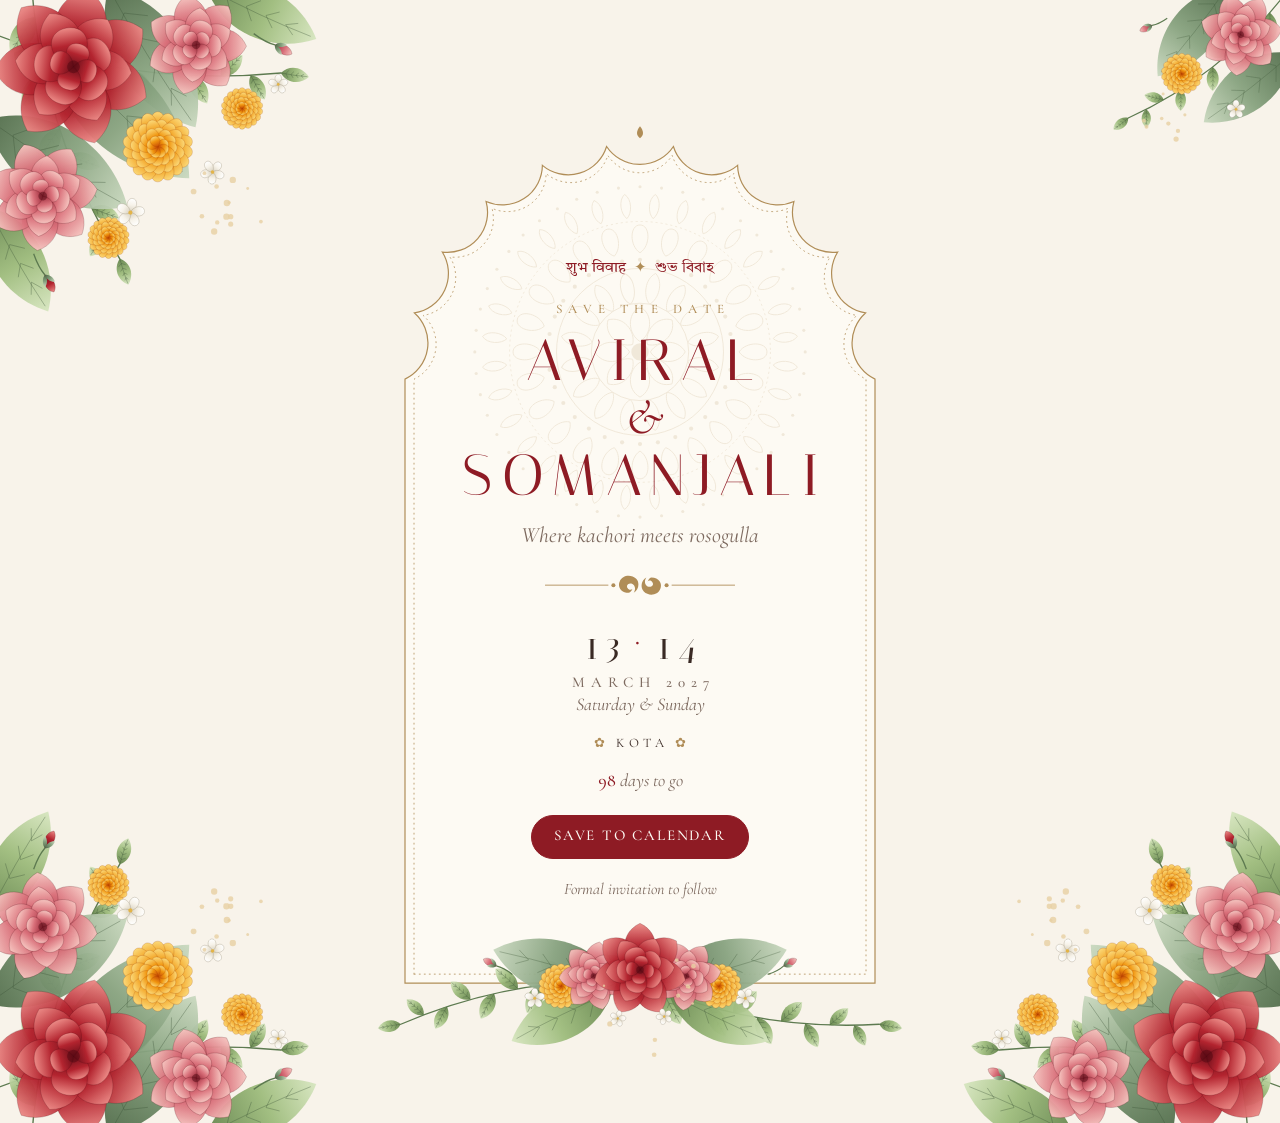
<file: index.html>
<!doctype html>
<html lang="en">
<head>
  <meta charset="utf-8">
  <meta name="viewport" content="width=device-width, initial-scale=1">
  <title>Aviral & Somanjali · Save the Date</title>
  <meta name="description" content="Aviral & Somanjali are getting married. Kota: 13 & 14 March 2027 · Kolkata: 21 March 2027.">
  <meta property="og:title" content="Aviral & Somanjali · Save the Date">
  <meta property="og:description" content="Kota: 13 & 14 March 2027 · Kolkata: 21 March 2027 · Where kachori meets rosogulla">
  <meta name="theme-color" content="#f8f3ea">
  <link rel="canonical" href="https://aviral-somanjali-wedding.in/kota/">
  <!-- The plain domain opens the Kota page -->
  <meta http-equiv="refresh" content="0; url=/kota/">
  <script>location.replace("/kota/" + location.search + location.hash);</script>
  <style>
    body { margin: 0; min-height: 100vh; display: grid; place-items: center; background: #f8f3ea; color: #8e1b24; font: 18px Georgia, serif; }
    a { color: inherit; }
  </style>
</head>
<body>
  <p><a href="/kota/">Aviral &amp; Somanjali · Save the Date →</a></p>
</body>
</html>
</file>
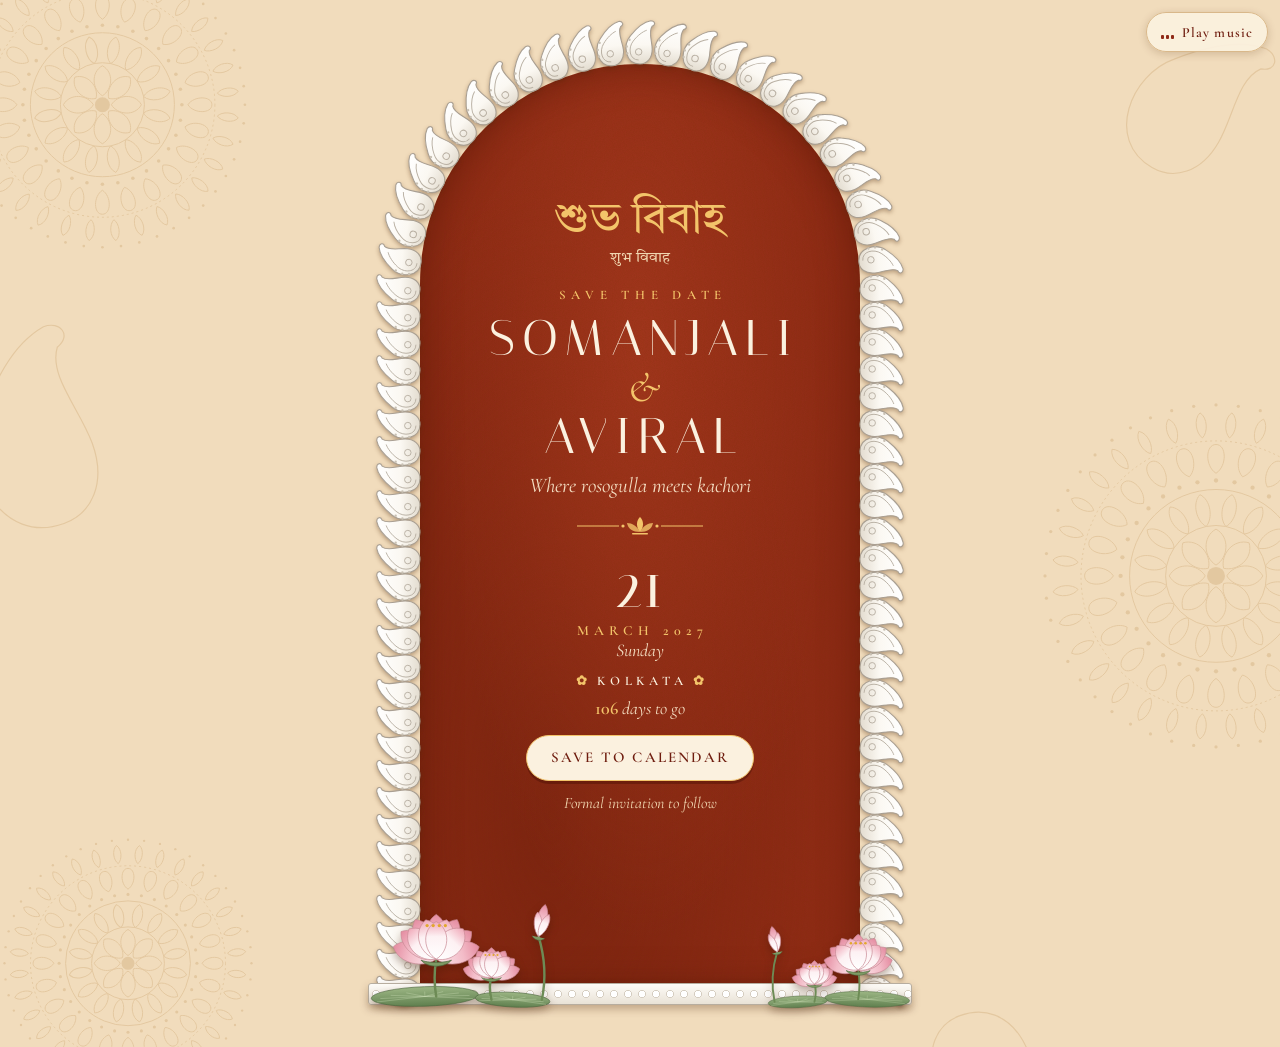
<file: kolkata/index.html>
<!doctype html>
<html lang="en">
<head>
  <meta charset="utf-8">
  <meta name="viewport" content="width=device-width, initial-scale=1, viewport-fit=cover">
  <title>Aviral & Somanjali · Save the Date · Kolkata</title>
  <meta name="description" content="Aviral & Somanjali are getting married. Save the date: 21 March 2027, Kolkata.">
  <meta property="og:title" content="Aviral & Somanjali · Save the Date">
  <meta property="og:description" content="21 March 2027 · Kolkata · Where rosogulla meets kachori">
  <link rel="canonical" href="https://aviral-somanjali-wedding.in/kolkata/">
  <meta property="og:url" content="https://aviral-somanjali-wedding.in/kolkata/">
  <meta name="theme-color" content="#f1dcbc">
  <meta name="format-detection" content="telephone=no">
  <link rel="preconnect" href="https://fonts.googleapis.com">
  <link rel="preconnect" href="https://fonts.gstatic.com" crossorigin>
  <link href="https://fonts.googleapis.com/css2?family=Italiana&family=Cormorant+Garamond:ital,wght@0,400;0,500;0,600;1,400&family=Tiro+Bangla&family=Tiro+Devanagari+Hindi&display=swap" rel="stylesheet">
  <style>
    :root {
      --beige: #f1dcbc;
      --tan: #d9b88a;
      --red: #8f2a17;
      --red-deep: #6e1c0e;
      --cream: #fbf1df;
      --gold: #f3c46a;
      --shola: #fbf8f2;
      --shade: #b7ad9f;
      --B: 46px; /* paisley border thickness */
    }
    * { box-sizing: border-box; margin: 0; padding: 0; }
    body {
      font-family: "Cormorant Garamond", Georgia, serif;
      color: var(--cream);
      background: var(--beige);
      overflow-x: hidden;
      -webkit-text-size-adjust: 100%;
      text-size-adjust: 100%;
      -webkit-tap-highlight-color: transparent;
    }
    .page {
      position: relative;
      min-height: 100vh;
      min-height: 100svh;
      display: grid;
      place-items: center;
      padding: calc(env(safe-area-inset-top) + 64px) 16px calc(env(safe-area-inset-bottom) + 56px);
      overflow: hidden;
    }
    .bgart { position: absolute; inset: 0; width: 100%; height: 100%; color: var(--tan); opacity: .55; pointer-events: none; }

    /* ── The arch ─────────────────────────────── */
    .arch {
      position: relative;
      width: min(440px, calc(100vw - 32px - 2 * var(--B)));
      border-radius: 999px 999px 0 0;
      background:
        radial-gradient(ellipse at 50% 30%, #a3361f 0%, transparent 65%),
        radial-gradient(ellipse at 30% 80%, #7c2312 0%, transparent 60%),
        var(--red);
      box-shadow: inset 0 0 40px rgba(60, 10, 0, .45);
      animation: rise 1.2s cubic-bezier(.2,.7,.2,1) both;
    }
    /* painted-wall texture */
    .arch::before {
      content: "";
      position: absolute; inset: 0;
      border-radius: inherit;
      background-image: url("data:image/svg+xml,%3Csvg xmlns='http://www.w3.org/2000/svg' width='220' height='220'%3E%3Cfilter id='n'%3E%3CfeTurbulence type='fractalNoise' baseFrequency='.9' numOctaves='3'/%3E%3CfeColorMatrix values='0 0 0 0 .2 0 0 0 0 .03 0 0 0 0 0 0 0 0 .55 0'/%3E%3C/filter%3E%3Crect width='220' height='220' filter='url(%23n)'/%3E%3C/svg%3E");
      opacity: .5;
      pointer-events: none;
    }
    @keyframes rise { from { opacity: 0; transform: translateY(16px); } }

    .frame {
      position: absolute;
      top: calc(-1 * var(--B)); left: calc(-1 * var(--B));
      width: calc(100% + 2 * var(--B));
      height: calc(100% + var(--B));
      overflow: visible;
      pointer-events: none;
      filter: drop-shadow(0 2px 2px rgba(80, 40, 10, .35));
    }
    .ledge {
      position: absolute;
      left: calc(-1 * var(--B) - 6px); right: calc(-1 * var(--B) - 6px);
      bottom: -14px; height: 22px;
      background:
        radial-gradient(circle at 50% 50%, #fff 0 3px, #cfc6b8 3.6px, transparent 4.2px) 0 50% / 14px 14px repeat-x,
        linear-gradient(#fdfbf7, #e9e2d6);
      border: 1px solid var(--shade);
      border-radius: 3px;
      box-shadow: 0 4px 8px rgba(80, 40, 10, .3);
    }
    .props {
      position: absolute;
      left: calc(-1 * var(--B) - 6px);
      bottom: -18px;
      width: clamp(150px, 48%, 230px);
      pointer-events: none;
      filter: drop-shadow(0 4px 4px rgba(60, 20, 0, .35));
    }
    .props.right { left: auto; right: calc(-1 * var(--B) - 6px); width: clamp(120px, 38%, 180px); transform: scaleX(-1); }

    /* ── Text inside the arch ─────────────────── */
    .content {
      position: relative;
      text-align: center;
      padding: 30% 26px 178px;
    }
    .shubho { font-family: "Tiro Bangla", serif; color: var(--gold); font-size: clamp(30px, 8.6vw, 44px); line-height: 1.15; }
    .hi { font-family: "Tiro Devanagari Hindi", serif; font-size: 15px; color: #f0d6b0; margin-top: 2px; }
    .std { margin-top: 18px; font-size: 13px; font-weight: 600; letter-spacing: .44em; padding-left: .44em; text-transform: uppercase; color: var(--gold); }
    h1 {
      font-family: "Italiana", serif; font-weight: 400;
      text-transform: uppercase; letter-spacing: .14em; padding-left: .14em;
      font-size: clamp(28px, 8.4vw, 50px); line-height: 1.12;
      margin-top: 8px; color: var(--cream);
    }
    h1 .amp { display: block; font-family: "Cormorant Garamond", serif; font-style: italic; text-transform: none; letter-spacing: 0; padding: 0; color: var(--gold); font-size: .85em; line-height: 1; }
    .tagline { margin-top: 8px; font-style: italic; font-size: clamp(18px, 4.8vw, 21px); color: #f3dcc0; }
    .kalka { display: block; width: 130px; margin: 16px auto; }
    .date { font-family: "Italiana", serif; font-size: clamp(46px, 13vw, 64px); line-height: 1; color: var(--cream); }
    .month { margin-top: 4px; font-size: 14px; font-weight: 600; letter-spacing: .36em; padding-left: .36em; text-transform: uppercase; color: var(--gold); }
    .day { font-style: italic; font-size: 18px; color: #f3dcc0; }
    .city { margin-top: 12px; font-size: 13px; font-weight: 600; letter-spacing: .36em; padding-left: .36em; text-transform: uppercase; }
    .city i { font-style: normal; color: var(--gold); margin: 0 6px; }
    .cd { margin-top: 8px; font-style: italic; font-size: 18px; color: #f3dcc0; }
    .cd span { font-style: normal; font-weight: 600; color: var(--gold); }
    .btn {
      display: inline-block; margin-top: 16px;
      font: inherit; font-size: 15px; font-weight: 600; letter-spacing: .14em; text-transform: uppercase;
      min-height: 46px; padding: 12px 24px; border-radius: 999px; text-decoration: none;
      background: var(--cream); color: var(--red-deep); border: 1px solid var(--gold);
      box-shadow: 0 3px 0 rgba(60, 10, 0, .35);
    }
    .btn:focus-visible { outline: 2px solid var(--gold); outline-offset: 3px; }
    .foot { margin-top: 12px; font-style: italic; color: #f0d6b0; }

    /* ── Music toggle ─────────────────────────── */
    .music {
      position: fixed; z-index: 5;
      top: calc(env(safe-area-inset-top) + 12px); right: max(12px, env(safe-area-inset-right));
      display: flex; align-items: center; gap: 8px;
      font: 600 14px "Cormorant Garamond", serif; letter-spacing: .08em;
      min-height: 40px; padding: 8px 14px; border-radius: 999px; cursor: pointer;
      background: rgba(251, 241, 223, .92); color: var(--red-deep); border: 1px solid var(--tan);
      box-shadow: 0 2px 8px rgba(80, 40, 10, .2);
    }
    .music:focus-visible { outline: 2px solid var(--red); outline-offset: 2px; }
    .bars { display: inline-flex; align-items: flex-end; gap: 2px; height: 14px; }
    .bars i { width: 3px; height: 4px; background: var(--red); border-radius: 1px; }
    .music[aria-pressed="true"] .bars i { animation: eq 1s ease-in-out infinite; }
    .music[aria-pressed="true"] .bars i:nth-child(2) { animation-delay: -.3s; }
    .music[aria-pressed="true"] .bars i:nth-child(3) { animation-delay: -.6s; }
    @keyframes eq { 50% { height: 14px; } }

    @media (max-width: 480px) {
      :root { --B: 36px; }
      .page { padding-top: calc(env(safe-area-inset-top) + 58px); padding-bottom: calc(env(safe-area-inset-bottom) + 46px); }
      .content { padding: 27% 14px 132px; }
      h1 { letter-spacing: .1em; padding-left: .1em; }
      .std { margin-top: 12px; }
      .kalka { margin: 12px auto; }
      .props { width: 46%; bottom: -14px; }
      .props.right { width: 36%; }
    }
    @media (prefers-reduced-motion: reduce) { .arch, .music .bars i { animation: none !important; } }
  </style>
</head>
<body data-start="2027-03-21" data-end="2027-03-22" data-title="Aviral &amp; Somanjali's Wedding · Kolkata">
  <div class="page">
    <svg class="bgart" aria-hidden="true"></svg>

    <button class="music" type="button" aria-pressed="false" aria-label="Play music">
      <span class="bars" aria-hidden="true"><i></i><i></i><i></i></span><span class="label">Play music</span>
    </button>

    <main class="arch">
      <svg class="frame" aria-hidden="true"></svg>

      <div class="content">
        <p class="shubho" lang="bn">শুভ বিবাহ</p>
        <p class="hi" lang="hi">शुभ विवाह</p>
        <p class="std">Save the Date</p>
        <h1>Somanjali <span class="amp">&amp;</span> Aviral</h1>
        <p class="tagline">Where rosogulla meets kachori</p>

        <svg class="kalka" viewBox="0 0 130 24" aria-hidden="true">
          <path d="M2 12h42M86 12h42" stroke="#f3c46a" stroke-width="1"/>
          <g fill="#f3c46a">
            <circle cx="48" cy="12" r="1.6"/><circle cx="82" cy="12" r="1.6"/>
            <path d="M65 3c4 4 4 10 0 15-4-5-4-11 0-15z"/>
            <path d="M65 18c-3-6-8-9-13-9 1 6 6 9 13 9z" opacity=".8"/>
            <path d="M65 18c3-6 8-9 13-9-1 6-6 9-13 9z" opacity=".8"/>
            <rect x="57" y="19" width="16" height="1.4" rx=".7"/>
          </g>
        </svg>

        <p class="date">21</p>
        <p class="month">March 2027</p>
        <p class="day">Sunday</p>
        <p class="city"><i>✿</i>Kolkata<i>✿</i></p>
        <p class="cd" aria-label="Countdown to the wedding"><span data-cd="d">--</span> days to go</p>
        <a class="btn" data-gcal>Save to Calendar</a>
        <p class="foot">Formal invitation to follow</p>
      </div>

      <div class="ledge" aria-hidden="true"></div>
      <svg class="props" viewBox="0 0 260 200" aria-hidden="true"></svg>
      <svg class="props right" viewBox="0 0 260 200" aria-hidden="true"></svg>
    </main>
  </div>

  <script src="/flora.js"></script>
  <script>
    // Kalka (paisley) in local coords: bulb at the base (0,0), tip curling at the top
    const KALKA = "M0 0C-11 0-13-14-7-21C-3-26 2-31 8-32C11-32 12-29 9-28C6-24 9-17 9-11C9-4 5 0 0 0Z";

    const defs = `
      <defs>
        <linearGradient id="shola" x1="0" y1="1" x2="0" y2="0">
          <stop offset="0" stop-color="#e3dccf"/><stop offset=".45" stop-color="#fbf8f2"/><stop offset="1" stop-color="#ffffff"/>
        </linearGradient>
        <linearGradient id="lotusBack" x1="0" y1="1" x2="0" y2="0">
          <stop offset="0" stop-color="#fbe6ea"/><stop offset=".6" stop-color="#f3bcc8"/><stop offset="1" stop-color="#e48ba0"/>
        </linearGradient>
        <linearGradient id="lotusFront" x1="0" y1="1" x2="0" y2="0">
          <stop offset="0" stop-color="#ffffff"/><stop offset=".6" stop-color="#fdf1f3"/><stop offset="1" stop-color="#f0a9b9"/>
        </linearGradient>
        <linearGradient id="pad" x1="0" y1="0" x2="0" y2="1">
          <stop offset="0" stop-color="#9cb684"/><stop offset="1" stop-color="#5f7f4e"/>
        </linearGradient>
      </defs>`;

    function kalka(x, y, rot, s) {
      return `<g transform="translate(${x.toFixed(1)} ${y.toFixed(1)}) rotate(${rot.toFixed(1)}) scale(${s})">` +
        `<path d="${KALKA}" fill="url(#shola)" stroke="#a99f92" stroke-width=".8"/>` +
        `<path d="M-1-3C-8-3-9-12-5-17C-2-21 2-24 5-25" fill="none" stroke="#b9b0a3" stroke-width=".7"/>` +
        `<circle cx="-1" cy="-9" r="2.4" fill="none" stroke="#b9b0a3" stroke-width=".7"/>` +
        `<circle cx="-9.5" cy="-8" r=".9" fill="#c9c1b4"/><circle cx="-9.8" cy="-13" r=".9" fill="#c9c1b4"/><circle cx="-7.8" cy="-18" r=".9" fill="#c9c1b4"/>` +
        `</g>`;
    }

    // Shola paisley border around the arch: up the left side, over the top, down the right
    const arch = document.querySelector(".arch");
    const frame = document.querySelector(".frame");
    function drawFrame() {
      const B = parseFloat(getComputedStyle(document.documentElement).getPropertyValue("--B"));
      const w = arch.clientWidth;
      const h = arch.clientHeight;
      const s = B / 34;
      const R = w / 2;
      const cx = B + R;
      const cy = B + R;
      const side = h - R;
      const arc = Math.PI * R;
      const step = 20 * s;
      let out = defs;
      const n = Math.round((2 * side + arc) / step);
      for (let i = 0; i <= n; i++) {
        let d = (i / n) * (2 * side + arc);
        let x, y, rot;
        if (d < side) { x = B; y = B + h - d; rot = -90; }
        else if (d < side + arc) {
          const th = Math.PI - ((d - side) / arc) * Math.PI;
          x = cx + R * Math.cos(th); y = cy - R * Math.sin(th); rot = 90 - (th * 180) / Math.PI;
        } else { x = B + w; y = cy + (d - side - arc); rot = 90; }
        out += kalka(x, y, rot, s);
      }
      frame.setAttribute("viewBox", `0 0 ${w + 2 * B} ${h + B}`);
      frame.innerHTML = out;
    }

    // Bottom corners: shola-style lotuses (white petals blushing pink) rising from lotus pads
    // PETAL (pointed petal, base at origin) comes from flora.js
    const petal = (a, w, h, fill) =>
      `<path d="${PETAL}" fill="${fill}" stroke="#c98a96" stroke-width=".7" vector-effect="non-scaling-stroke" transform="rotate(${a}) scale(${w} ${h})"/>`;
    function lotus(x, y, s) {
      let g = `<g transform="translate(${x} ${y}) scale(${s})">`;
      for (const a of [-74, -52, -28, 0, 28, 52, 74]) g += petal(a, 30, 44, "url(#lotusBack)");
      for (const a of [-42, -15, 15, 42]) g += petal(a, 34, 40, "url(#lotusFront)");
      g += petal(0, 30, 37, "url(#lotusFront)");
      g += [-9, -3, 3, 9].map((dx) => `<circle cx="${dx}" cy="-33" r="1.6" fill="#e2a72e"/>`).join("");
      g += `<path d="M-15 1C-9 9 9 9 15 1C9 4-9 4-15 1Z" fill="#7d9a64" stroke="#4f6a40" stroke-width=".7"/>`;
      return g + `</g>`;
    }
    function lotusBud(x, y, s, rot) {
      return `<g transform="translate(${x} ${y}) rotate(${rot}) scale(${s})">` +
        petal(0, 18, 40, "url(#lotusBack)") + petal(-14, 14, 30, "url(#lotusFront)") + petal(14, 14, 30, "url(#lotusFront)") +
        `<path d="M-8 1C-4 6 4 6 8 1" fill="#7d9a64" stroke="#4f6a40" stroke-width=".7"/></g>`;
    }
    function lotusPad(cx, cy, rx, ry, rot) {
      let veins = "";
      for (let i = 0; i < 9; i++) {
        const a = Math.PI + (i / 8) * Math.PI;
        veins += `M${cx} ${cy}L${(cx + Math.cos(a) * rx * .9).toFixed(1)} ${(cy + Math.sin(a) * ry * .9 + ry * .4).toFixed(1)}`;
      }
      return `<g transform="rotate(${rot} ${cx} ${cy})">` +
        `<ellipse cx="${cx}" cy="${cy}" rx="${rx}" ry="${ry}" fill="url(#pad)" stroke="#4f6a40" stroke-width=".8"/>` +
        `<path d="${veins}" stroke="#d6e5bf" stroke-opacity=".55" stroke-width=".7" fill="none"/></g>`;
    }
    const stem = (d) => `<path d="${d}" fill="none" stroke="#6d8b55" stroke-width="3" stroke-linecap="round"/>`;
    const lotusCluster =
      defs +
      lotusPad(70, 184, 66, 12, -2) + lotusPad(178, 188, 46, 9, 3) +
      stem("M84 184Q80 162 84 138") + stem("M152 188Q148 172 152 160") + stem("M214 188Q222 150 210 110") +
      lotusBud(210, 110, 1, 12) +
      lotus(152, 160, 0.82) +
      lotus(84, 138, 1.25);
    document.querySelectorAll(".props").forEach((el) => (el.innerHTML = lotusCluster));


    // Faint alpana / mandala swirls in the beige background
    const bg = document.querySelector(".bgart");
    function drawBg() {
      const W = window.innerWidth, H = Math.max(window.innerHeight, document.documentElement.scrollHeight);
      bg.setAttribute("viewBox", `0 0 ${W} ${H}`);
      const m = (x, y, r) => `<g transform="translate(${x} ${y}) scale(${r / 100})">${mandala("currentColor")}</g>`;
      const big = (x, y, rot, sc) => `<path d="${KALKA}" fill="none" stroke="currentColor" stroke-width="${1.2 / sc}" transform="translate(${x} ${y}) rotate(${rot}) scale(${sc})"/>`;
      bg.innerHTML = m(W * 0.08, H * 0.1, 150) + m(W * 0.95, H * 0.55, 180) + m(W * 0.1, H * 0.92, 130) +
        big(W * 0.9, H * 0.16, 30, 5) + big(W * 0.05, H * 0.5, -20, 6) + big(W * 0.75, H * 0.97, 160, 5);
    }

    drawFrame();
    drawBg();
    new ResizeObserver(() => { drawFrame(); drawBg(); }).observe(arch);

  </script>
  <script src="/music.js"></script>
  <script>
    // Music: on by default (from the first tap where the browser requires one), toggled by the button
    const btn = document.querySelector(".music");
    const showMusic = (on) => {
      btn.setAttribute("aria-pressed", on);
      btn.setAttribute("aria-label", on ? "Pause music" : "Play music");
      btn.querySelector(".label").textContent = on ? "Music on" : "Play music";
    };
    btn.addEventListener("click", () => showMusic(WeddingMusic.toggle()));
    WeddingMusic.autoplay(showMusic, btn);
  </script>
  <script src="/common.js"></script>
</body>
</html>
</file>
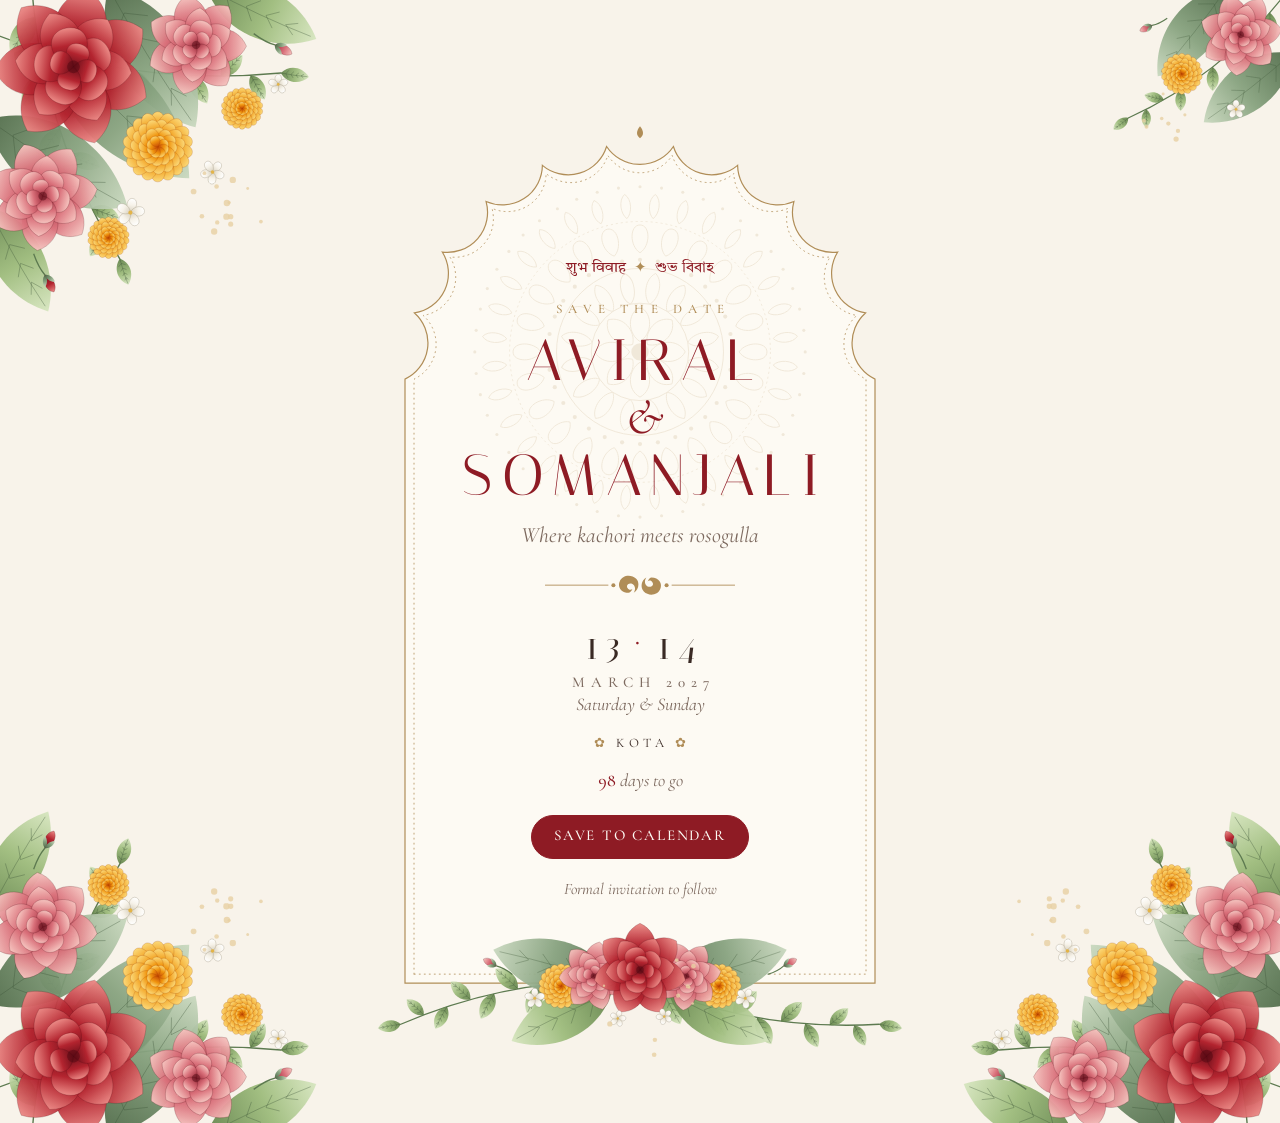
<file: kota/index.html>
<!doctype html>
<html lang="en">
<head>
  <meta charset="utf-8">
  <meta name="viewport" content="width=device-width, initial-scale=1, viewport-fit=cover">
  <title>Aviral & Somanjali · Save the Date · Kota</title>
  <meta name="description" content="Aviral & Somanjali are getting married. Save the date: 13 & 14 March 2027, Kota.">
  <meta property="og:title" content="Aviral & Somanjali · Save the Date">
  <meta property="og:description" content="13 & 14 March 2027 · Kota · Where kachori meets rosogulla">
  <link rel="canonical" href="https://aviral-somanjali-wedding.in/kota/">
  <meta property="og:url" content="https://aviral-somanjali-wedding.in/kota/">
  <meta name="theme-color" content="#f8f3ea">
  <meta name="format-detection" content="telephone=no">
  <link rel="apple-touch-icon" href="data:image/svg+xml,<svg xmlns='http://www.w3.org/2000/svg' viewBox='0 0 100 100'><rect width='100' height='100' fill='%23f8f3ea'/><text x='50' y='68' font-size='54' text-anchor='middle'>🌺</text></svg>">
  <link rel="preconnect" href="https://fonts.googleapis.com">
  <link rel="preconnect" href="https://fonts.gstatic.com" crossorigin>
  <link href="https://fonts.googleapis.com/css2?family=Italiana&family=Pinyon+Script&family=Cormorant+Garamond:ital,wght@0,400;0,500;1,400&family=Tiro+Devanagari+Hindi&family=Tiro+Bangla&display=swap" rel="stylesheet">
  <style>
    :root {
      --cream: #f8f3ea;
      --panel: #fdfaf4;
      --ink: #3a2a24;
      --muted: #7d6a5f;
      --red: #8e1b24;
      --gold: #b08d57;
    }
    * { box-sizing: border-box; margin: 0; padding: 0; }
    body {
      font-family: "Cormorant Garamond", Georgia, serif;
      color: var(--ink);
      background: var(--cream);
      overflow-x: hidden;
      -webkit-text-size-adjust: 100%;
      text-size-adjust: 100%;
      -webkit-tap-highlight-color: transparent;
    }
    .page {
      position: relative;
      min-height: 100vh;
      min-height: 100dvh;
      display: grid;
      place-items: center;
      padding: clamp(110px, 20vw, 140px) 16px clamp(110px, 20vw, 140px);
      overflow: hidden;
    }
    .corner { position: absolute; pointer-events: none; z-index: 2; }
    .corner.big { width: clamp(200px, 40vw, 460px); }
    .corner.small { width: clamp(130px, 24vw, 280px); }
    .tl { top: -12px; left: -12px; }
    .br { bottom: -12px; right: -12px; transform: scale(-1, -1); }
    .tr { top: -12px; right: -12px; transform: scaleX(-1); }
    .bl { bottom: -12px; left: -12px; transform: scaleY(-1); }

    .card {
      position: relative;
      z-index: 1;
      width: 100%;
      max-width: 470px;
      text-align: center;
      padding: clamp(86px, 22vw, 118px) clamp(24px, 7vw, 48px) 84px;
      animation: fade 1.4s ease both;
    }
    /* floral spray resting on the base of the arch */
    .base {
      position: absolute;
      left: 50%;
      bottom: -62px;
      width: 112%;
      transform: translateX(-50%);
      overflow: visible;
      pointer-events: none;
    }
    @keyframes fade { from { opacity: 0; transform: translateY(14px); } }
    .arch { position: absolute; inset: 0; width: 100%; height: 100%; overflow: visible; z-index: -1; }
    .mandala {
      position: absolute;
      top: 38px;
      left: 50%;
      width: 74%;
      transform: translateX(-50%);
      opacity: .16;
      z-index: -1;
      animation: turn 160s linear infinite;
    }
    @keyframes turn { to { transform: translateX(-50%) rotate(360deg); } }

    .bless { font-size: 15px; color: var(--red); }
    .bless [lang="hi"] { font-family: "Tiro Devanagari Hindi", serif; }
    .bless [lang="bn"] { font-family: "Tiro Bangla", serif; }
    .bless i { color: var(--gold); font-style: normal; margin: 0 8px; }

    .std {
      margin-top: 22px;
      font-size: 13px;
      font-weight: 500;
      letter-spacing: .48em;
      padding-left: .48em;
      text-transform: uppercase;
      color: var(--gold);
    }
    h1 {
      font-family: "Italiana", serif;
      font-weight: 400;
      text-transform: uppercase;
      letter-spacing: .16em;
      padding-left: .16em;
      font-size: clamp(36px, 10vw, 58px);
      line-height: 1.1;
      margin-top: 12px;
      color: var(--red);
    }
    h1 .amp {
      display: block;
      font-family: "Cormorant Garamond", serif;
      font-style: italic;
      text-transform: none;
      letter-spacing: 0;
      padding: 0;
      color: var(--red);
      font-size: .85em;
      line-height: 1;
      margin: 0 0 2px;
    }

    .tagline { margin-top: 14px; font-style: italic; font-size: clamp(19px, 5vw, 22px); color: var(--muted); }

    .paisley { display: block; width: 190px; margin: 22px auto; color: var(--gold); }

    .when {
      font-family: "Italiana", serif;
      font-size: clamp(30px, 8vw, 40px);
      letter-spacing: .18em;
      padding-left: .18em;
    }
    .when b { font-weight: 400; color: var(--red); margin: 0 .2em; }
    .month { margin-top: 4px; font-size: 15px; font-weight: 500; letter-spacing: .4em; padding-left: .4em; text-transform: uppercase; color: var(--muted); }
    .days { font-style: italic; font-size: 18px; color: var(--muted); margin-top: 2px; }

    .cities { margin-top: 20px; font-size: 13px; letter-spacing: .36em; padding-left: .36em; text-transform: uppercase; color: var(--ink); }
    .cities i { color: var(--gold); font-style: normal; margin: 0 6px; }

    .cd { margin-top: 18px; font-style: italic; font-size: 18px; color: var(--muted); font-variant-numeric: tabular-nums; }
    .cd span { color: var(--red); font-style: normal; font-weight: 500; }

    .actions { display: flex; flex-wrap: wrap; gap: 10px; justify-content: center; margin-top: 24px; }
    .btn {
      font: inherit; font-size: 15px; font-weight: 500; letter-spacing: .12em; text-transform: uppercase;
      min-height: 44px; padding: 10px 22px; border-radius: 999px; cursor: pointer; text-decoration: none;
      border: 1px solid var(--ink); background: transparent; color: var(--ink);
      transition: background .2s, color .2s;
    }
    .btn:hover { background: var(--ink); color: var(--panel); }
    .btn.primary { background: var(--red); border-color: var(--red); color: var(--panel); }
    .btn.primary:hover { background: var(--ink); border-color: var(--ink); }
    .btn:focus-visible { outline: 2px solid var(--gold); outline-offset: 3px; }
    .foot { margin-top: 20px; font-style: italic; color: var(--muted); }

    /* Phones (tuned for iPhone 17 / 17 Pro at 402×874, also 17 Pro Max 440×956 and Air 420×912):
       tighter rhythm so names, dates and the button sit above Safari's bottom toolbar */
    @media (max-width: 480px) {
      .page {
        min-height: 100svh;
        padding: calc(env(safe-area-inset-top) + 78px) max(14px, env(safe-area-inset-right)) calc(env(safe-area-inset-bottom) + 72px) max(14px, env(safe-area-inset-left));
      }
      .corner.big { width: 47vw; }
      .corner.small { width: 30vw; }
      .card { padding: 74px 22px 68px; }
      .mandala { top: 26px; width: 80%; }
      .std { margin-top: 14px; }
      h1 { font-size: 10.4vw; margin-top: 8px; }
      .tagline { margin-top: 6px; font-size: 19px; }
      .paisley { width: 160px; margin: 14px auto; }
      .when { font-size: 34px; }
      .month { font-size: 14px; }
      .cities { margin-top: 12px; }
      .cd { margin-top: 10px; }
      .actions { margin-top: 16px; }
      .actions .btn { width: 100%; min-height: 48px; font-size: 16px; }
      .foot { margin-top: 12px; }
      .base { bottom: -52px; width: 118%; }
    }
    @media (prefers-reduced-motion: reduce) { .card, .mandala { animation: none; } }
  </style>
</head>
<body data-start="2027-03-13" data-end="2027-03-15" data-title="Aviral &amp; Somanjali's Wedding · Kota">
  <div class="page">
    <svg class="corner big tl" viewBox="0 0 420 420" aria-hidden="true"></svg>
    <svg class="corner big br" viewBox="0 0 420 420" aria-hidden="true"></svg>
    <svg class="corner small tr" viewBox="0 0 300 300" aria-hidden="true"></svg>
    <svg class="corner big bl" viewBox="0 0 420 420" aria-hidden="true"></svg>

    <main class="card">
      <svg class="arch" aria-hidden="true"></svg>
      <svg class="base" viewBox="0 0 520 150" aria-hidden="true"></svg>
      <svg class="mandala" viewBox="-100 -100 200 200" aria-hidden="true"></svg>

      <p class="bless"><span lang="hi">शुभ विवाह</span><i>✦</i><span lang="bn">শুভ বিবাহ</span></p>
      <p class="std">Save the Date</p>
      <h1>Aviral <span class="amp">&amp;</span> Somanjali</h1>
      <p class="tagline">Where kachori meets rosogulla</p>

      <svg class="paisley" viewBox="0 0 150 24" aria-hidden="true" fill="currentColor">
        <rect x="0" y="11.5" width="50" height="1" opacity=".7"/>
        <rect x="100" y="11.5" width="50" height="1" opacity=".7"/>
        <path d="M66 18c-6 0-9-5-7-9 2-5 9-6 13-2 3 3 2 9-2 11 2-3 1-6-1-7-3-1-5 1-4 3 1 2 3 2 4 1-1 2-2 3-3 3z"/>
        <path d="M84 6c6 0 9 5 7 9-2 5-9 6-13 2-3-3-2-9 2-11-2 3-1 6 1 7 3 1 5-1 4-3-1-2-3-2-4-1 1-2 2-3 3-3z"/>
        <circle cx="54" cy="12" r="1.6"/><circle cx="96" cy="12" r="1.6"/>
      </svg>

      <p class="when">13<b>·</b>14</p>
      <p class="month">March 2027</p>
      <p class="days">Saturday &amp; Sunday</p>

      <p class="cities"><i>✿</i>Kota<i>✿</i></p>

      <p class="cd" aria-label="Countdown to the wedding"><span data-cd="d">--</span> days to go</p>

      <div class="actions">
        <a class="btn primary" data-gcal>Save to Calendar</a>
      </div>
      <p class="foot">Formal invitation to follow</p>
    </main>
  </div>

  <script src="/flora.js"></script>
  <script>
    floraDefs();
    const rand = rng(14);

    const big = [
      sprig(0, 40, 270, 98, "sage"),
      sprig(40, 0, 260, 162, "sage"),
      leaf(0, 120, 150, 122, "leaf"),
      leaf(110, 0, 150, 148, "leaf"),
      leaf(60, 50, 175, 135, "leaf"),
      leaf(0, 200, 110, 150, "sage"),
      leaf(200, 0, 110, 115, "sage"),
      bud(262, 52, 11, 118, "blush"),
      bud(52, 262, 11, 152, "rose"),
      rose(78, 72, 72, 10, "rose"),
      rose(190, 52, 46, 40, "blush"),
      rose(50, 190, 50, -20, "blush"),
      marigold(155, 145, 32, 0),
      marigold(232, 110, 19, 20),
      marigold(110, 228, 19, 0),
      jasmine(130, 205, 13, 10),
      jasmine(205, 168, 11, 40),
      jasmine(265, 88, 9, 0),
      dots(220, 200, 14, 40, "#e7cfa3", rand),
    ].join("");

    const small = [
      sprig(10, 10, 210, 128, "sage"),
      leaf(0, 70, 120, 128, "leaf"),
      leaf(70, 0, 120, 142, "leaf"),
      bud(150, 40, 9, 115, "blush"),
      rose(55, 50, 44, 20, "blush"),
      marigold(118, 92, 22, 0),
      jasmine(60, 130, 10, 0),
      dots(140, 140, 8, 30, "#e7cfa3", rand),
    ].join("");

    document.querySelectorAll(".corner.big").forEach((s) => (s.innerHTML = big));
    document.querySelectorAll(".corner.small").forEach((s) => (s.innerHTML = small));

    document.querySelector(".base").innerHTML = [
      sprig(260, 88, 240, -100, "sage"),
      sprig(260, 88, 240, 100, "sage"),
      leaf(240, 92, 130, -74, "leaf"),
      leaf(280, 92, 130, 74, "leaf"),
      leaf(232, 98, 110, -116, "sage"),
      leaf(288, 98, 110, 116, "sage"),
      bud(118, 72, 9, -62, "blush"),
      bud(402, 72, 9, 62, "blush"),
      marigold(182, 92, 22, 0),
      marigold(338, 92, 22, 10),
      rose(214, 82, 34, 10, "blush"),
      rose(306, 82, 34, -20, "blush"),
      rose(260, 76, 46, 0, "rose"),
      jasmine(156, 104, 10, 0),
      jasmine(364, 104, 10, 30),
      jasmine(238, 124, 8, 15),
      jasmine(284, 122, 8, 50),
      dots(260, 110, 10, 70, "#e7cfa3", rand),
    ].join("");
    document.querySelector(".mandala").innerHTML = mandala("#b08d57");

    // Jharokha arch sized to the card
    const card = document.querySelector(".card");
    const arch = document.querySelector(".arch");
    function drawArch() {
      const w = card.clientWidth;
      const h = card.clientHeight;
      arch.setAttribute("viewBox", `0 0 ${w} ${h}`);
      arch.innerHTML =
        `<path d="${archPath(w, h, 0)}" fill="#fdfaf4" fill-opacity=".94" stroke="#b08d57" stroke-width="1.2"/>` +
        `<path d="${archPath(w, h, 9)}" fill="none" stroke="#b08d57" stroke-width=".8" stroke-dasharray="1 4" stroke-linecap="round"/>` +
        `<path d="M${w / 2} -14c4 5 4 9 0 12-4-3-4-7 0-12z" fill="#b08d57"/>`;
    }
    drawArch();
    new ResizeObserver(drawArch).observe(card);
  </script>
  <script src="/common.js"></script>
</body>
</html>
</file>
